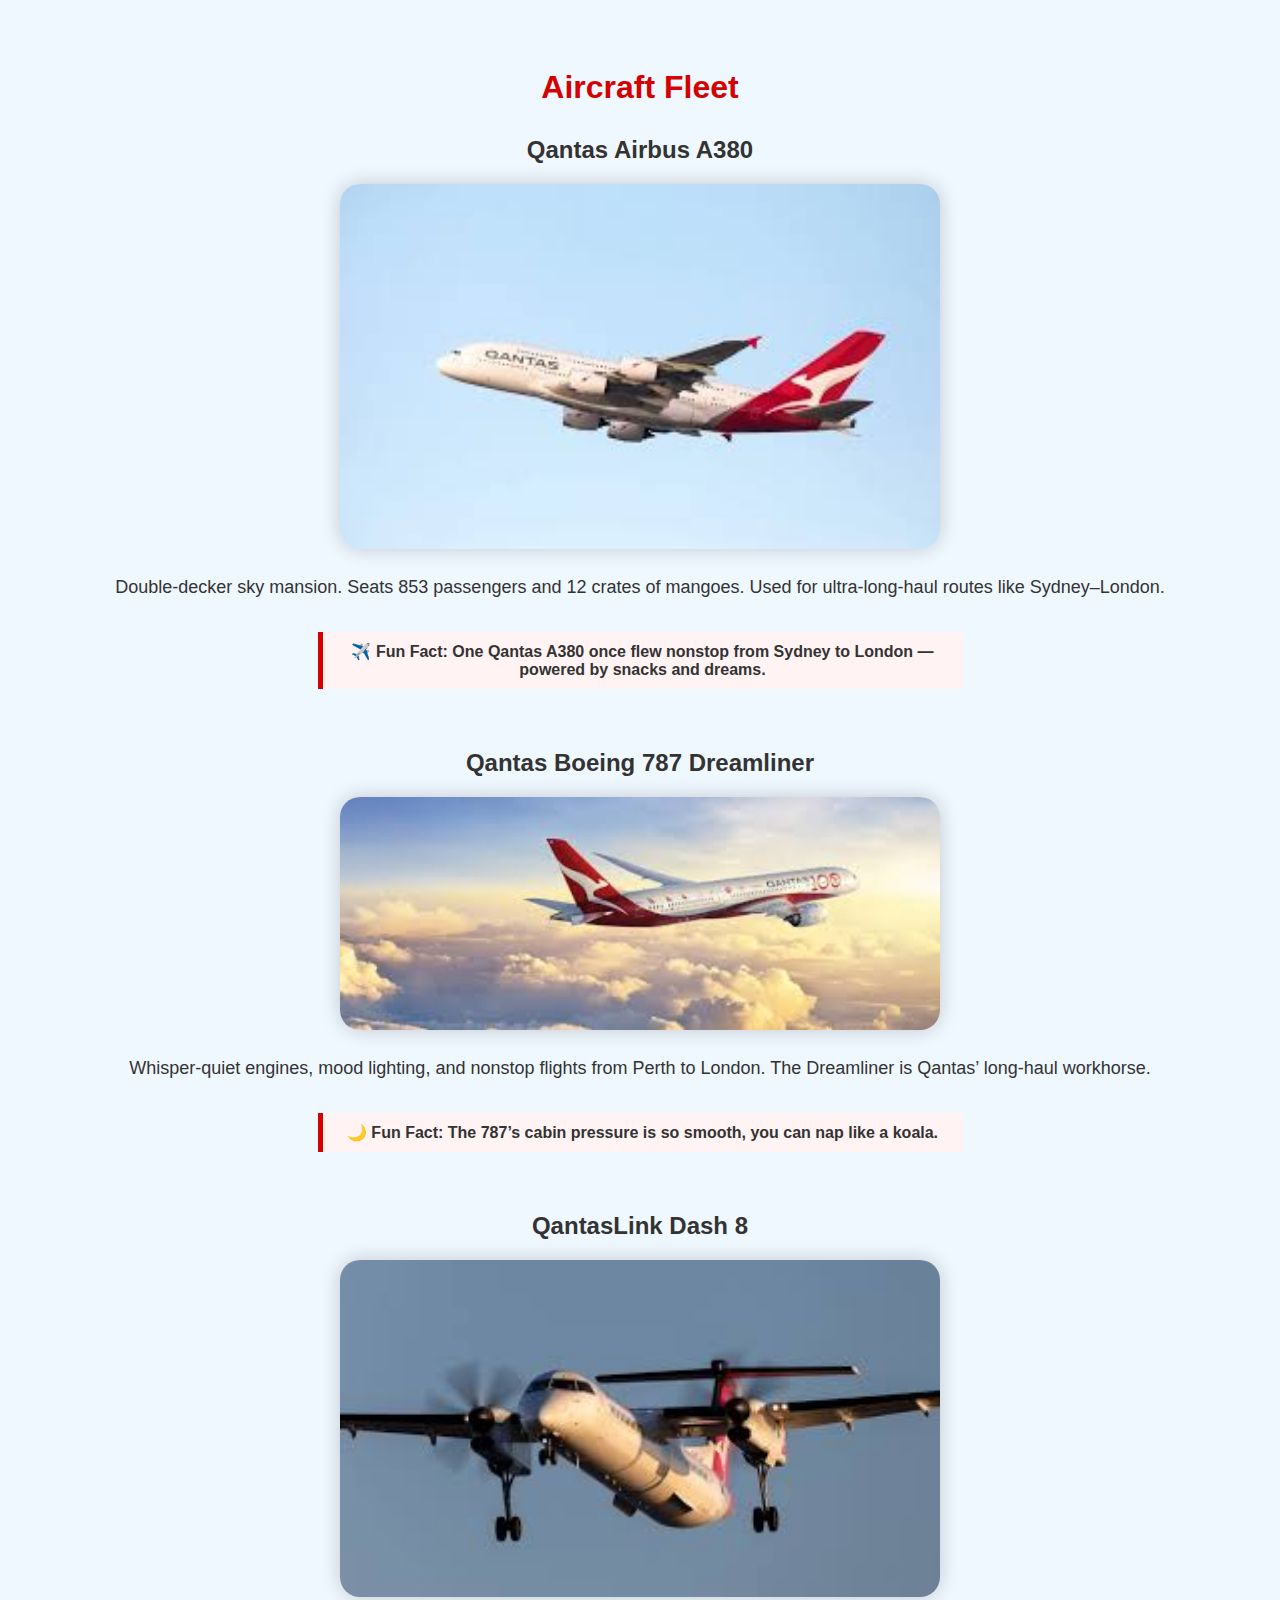
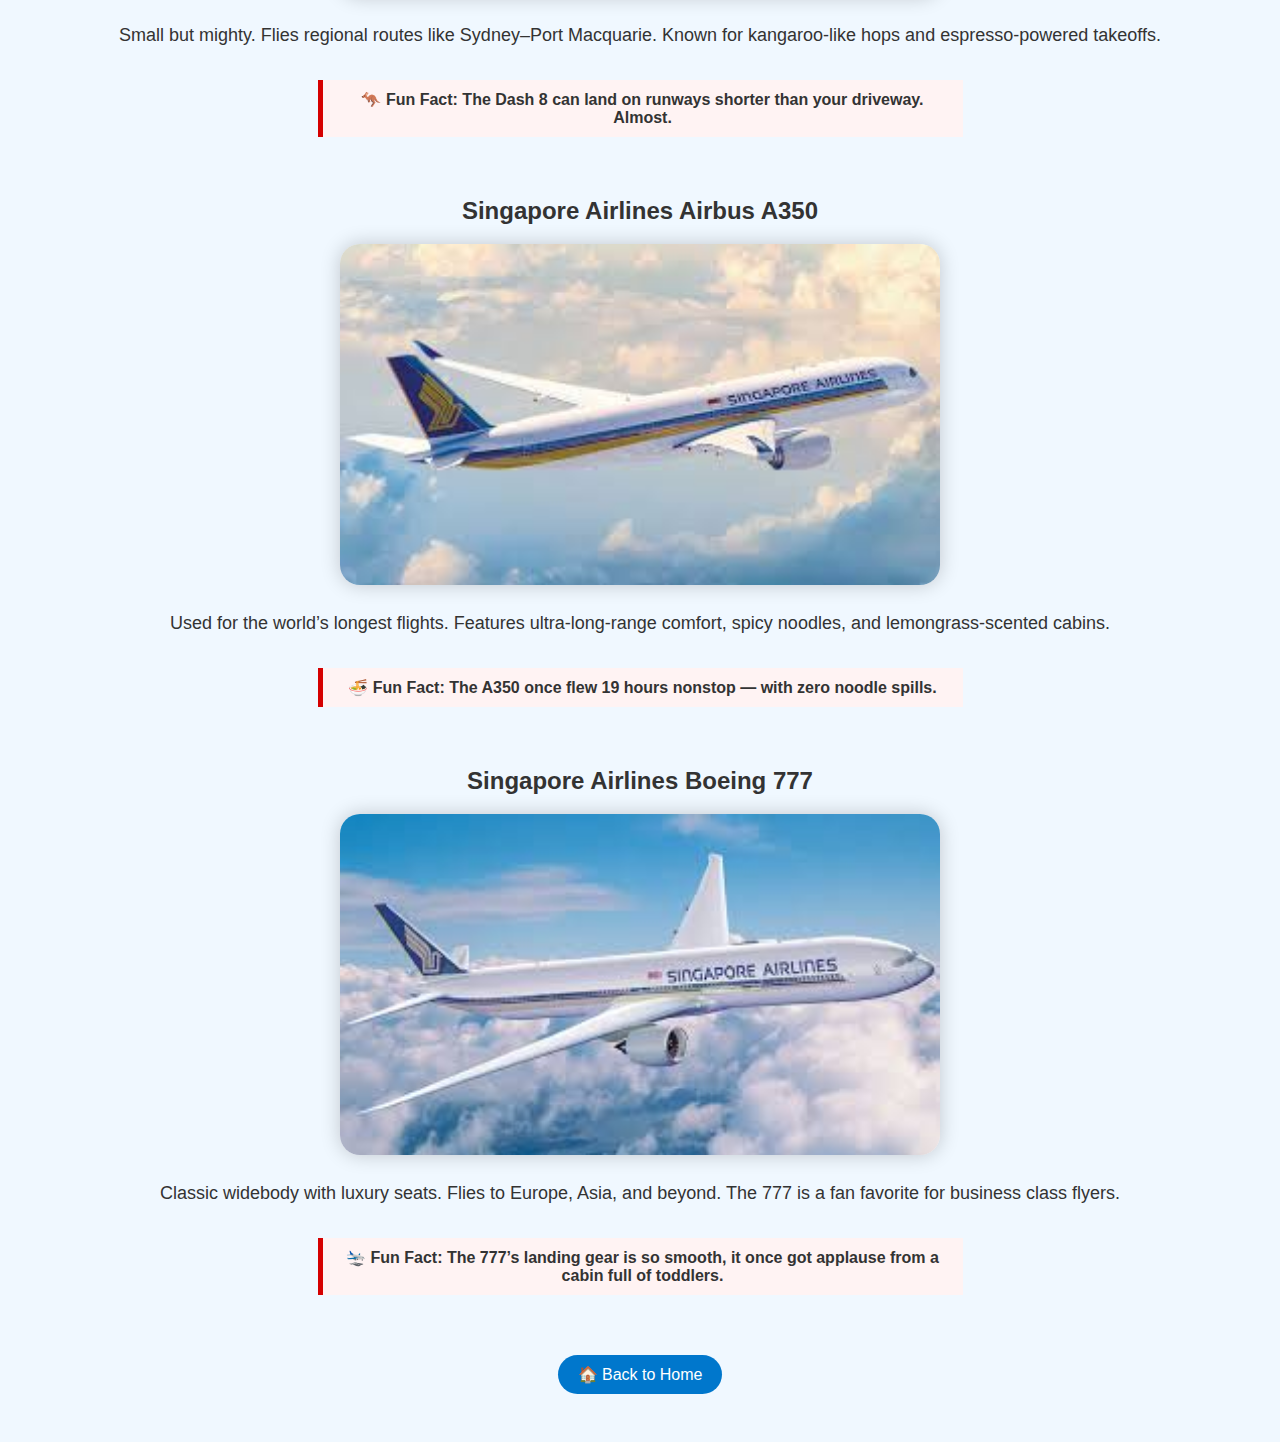
<file: aircraft-fleet.html>
<!DOCTYPE html>
<html>
<head>
  <title>Aircraft Fleet – Qantas × Singapore Airlines</title>
  <style>
    body {
      font-family: Arial, sans-serif;
      background: #f0f8ff;
      padding: 40px;
      text-align: center;
      color: #333;
    }
    h1 {
      color: #d50000;
      margin-bottom: 30px;
    }
    .plane-section {
      margin-bottom: 60px;
    }
    .plane-section img {
      width: 80%;
      max-width: 600px;
      border-radius: 20px;
      box-shadow: 0 0 20px rgba(0,0,0,0.2);
    }
    .desc {
      margin-top: 20px;
      font-size: 18px;
      line-height: 1.6;
    }
    .fun-fact {
      background: #fff3f3;
      border-left: 5px solid #d50000;
      padding: 10px 20px;
      margin: 30px auto;
      max-width: 600px;
      font-weight: bold;
    }
    .back-button {
      margin-top: 40px;
    }
    .back-button a button {
      padding: 10px 20px;
      font-size: 16px;
      background: #0077cc;
      color: white;
      border: none;
      border-radius: 20px;
      cursor: pointer;
    }
  </style>
</head>
<body>

  <h1>Aircraft Fleet</h1>

  <div class="plane-section">
    <h2>Qantas Airbus A380</h2>
    <img src="[data-uri]">
    <div class="desc">Double-decker sky mansion. Seats 853 passengers and 12 crates of mangoes. Used for ultra-long-haul routes like Sydney–London.</div>
    <div class="fun-fact">✈️ Fun Fact: One Qantas A380 once flew nonstop from Sydney to London — powered by snacks and dreams.</div>
  </div>

  <div class="plane-section">
    <h2>Qantas Boeing 787 Dreamliner</h2>
    <img src="[data-uri]">
    <div class="desc">Whisper-quiet engines, mood lighting, and nonstop flights from Perth to London. The Dreamliner is Qantas’ long-haul workhorse.</div>
    <div class="fun-fact">🌙 Fun Fact: The 787’s cabin pressure is so smooth, you can nap like a koala.</div>
  </div>

  <div class="plane-section">
    <h2>QantasLink Dash 8</h2>
    <img src="[data-uri]">
    <div class="desc">Small but mighty. Flies regional routes like Sydney–Port Macquarie. Known for kangaroo-like hops and espresso-powered takeoffs.</div>
    <div class="fun-fact">🦘 Fun Fact: The Dash 8 can land on runways shorter than your driveway. Almost.</div>
  </div>

  <div class="plane-section">
    <h2>Singapore Airlines Airbus A350</h2>
    <img src="[data-uri]">
    <div class="desc">Used for the world’s longest flights. Features ultra-long-range comfort, spicy noodles, and lemongrass-scented cabins.</div>
    <div class="fun-fact">🍜 Fun Fact: The A350 once flew 19 hours nonstop — with zero noodle spills.</div>
  </div>

  <div class="plane-section">
    <h2>Singapore Airlines Boeing 777</h2>
    <img src="[data-uri]">
    <div class="desc">Classic widebody with luxury seats. Flies to Europe, Asia, and beyond. The 777 is a fan favorite for business class flyers.</div>
    <div class="fun-fact">🛬 Fun Fact: The 777’s landing gear is so smooth, it once got applause from a cabin full of toddlers.</div>
  </div>

  <div class="back-button">
    <a href="index.html"><button>🏠 Back to Home</button></a>
  </div>

</body>
</html>
</file>
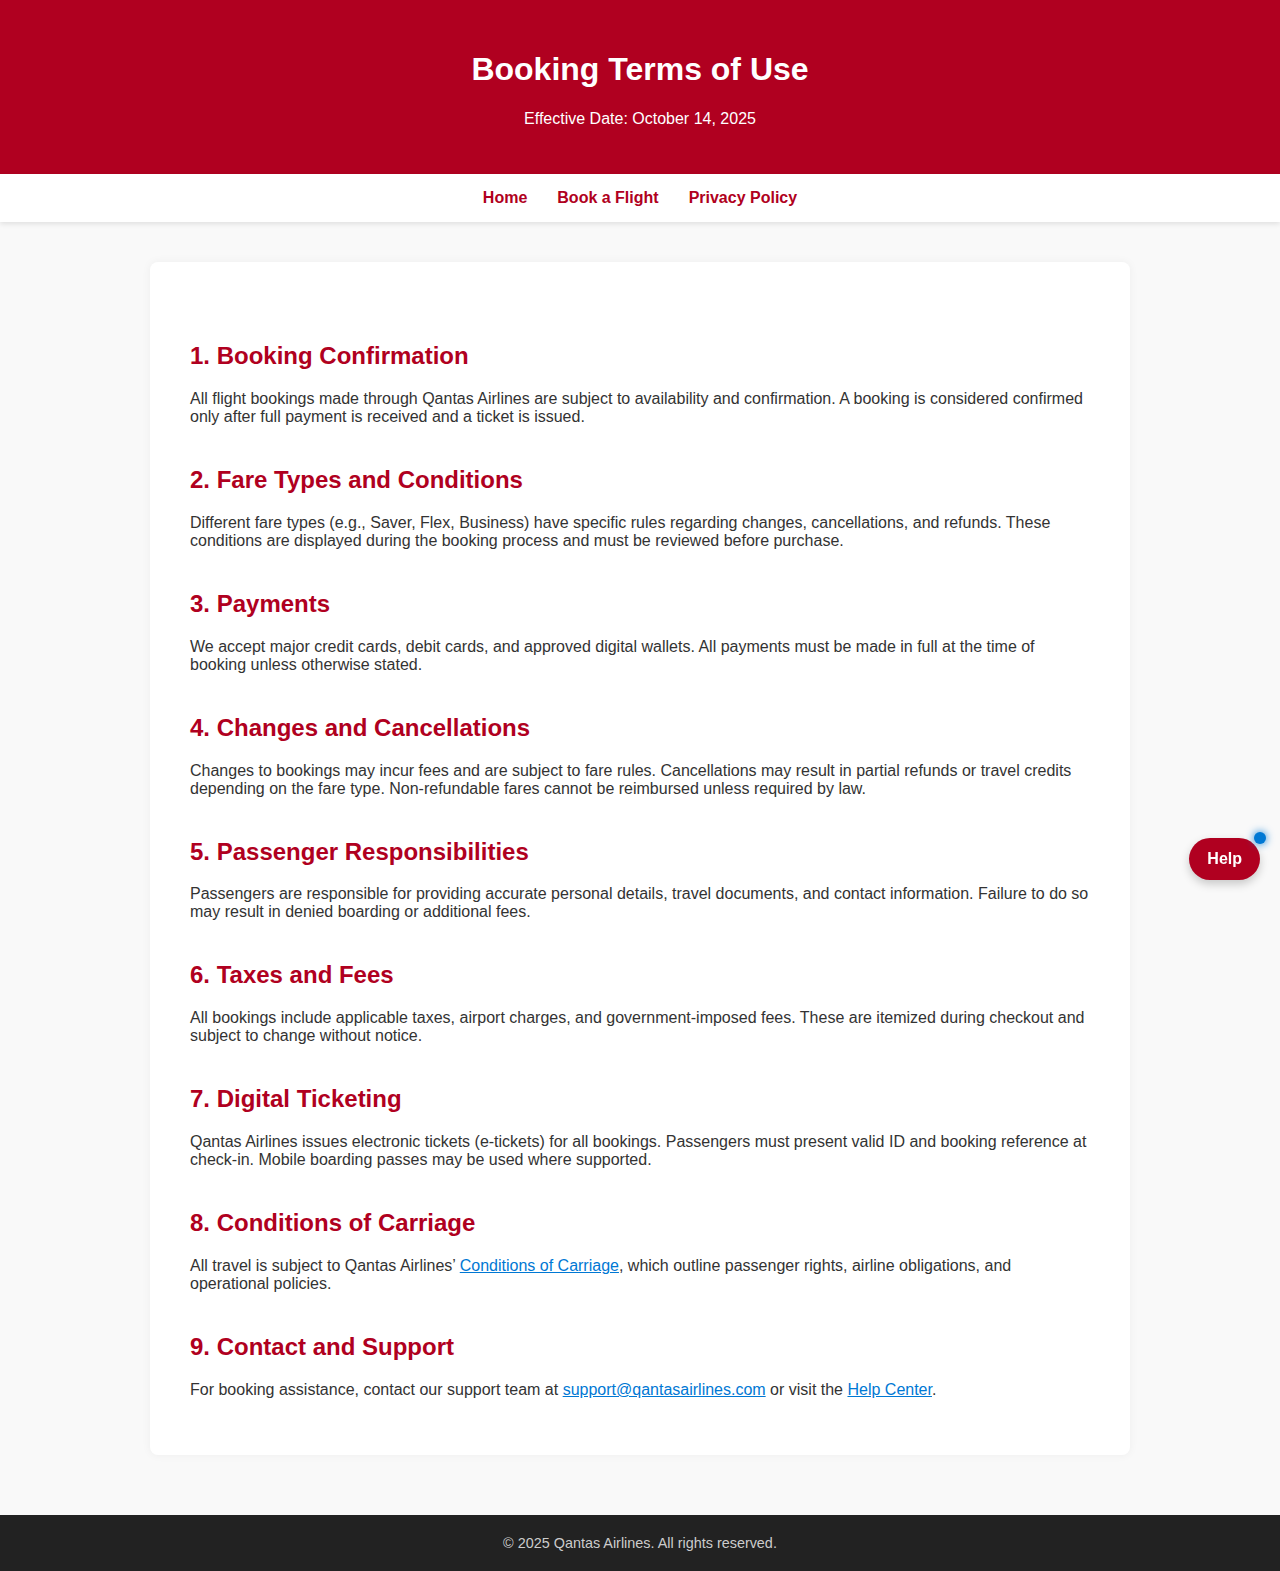
<file: book.html>
<!DOCTYPE html>
<html lang="en">
<head>
  <meta charset="UTF-8">
  <title>Booking Terms of Use | Qantas Airlines</title>
  <meta name="viewport" content="width=device-width, initial-scale=1">
  <style>
    body {
      margin: 0;
      font-family: 'Segoe UI', sans-serif;
      background: #f9f9f9;
      color: #333;
    }

    header {
      background: #b00020;
      color: white;
      padding: 30px 20px;
      text-align: center;
    }

    nav {
      background: #fff;
      box-shadow: 0 2px 5px rgba(0,0,0,0.1);
      display: flex;
      justify-content: center;
      gap: 30px;
      padding: 15px;
    }

    nav a {
      text-decoration: none;
      color: #b00020;
      font-weight: bold;
    }

    .container {
      max-width: 900px;
      margin: 40px auto;
      background: white;
      padding: 40px;
      box-shadow: 0 0 10px rgba(0,0,0,0.05);
      border-radius: 8px;
    }

    h2 {
      color: #b00020;
      margin-top: 40px;
    }

    footer {
      background: #222;
      color: #ccc;
      text-align: center;
      padding: 20px;
      font-size: 0.9rem;
      margin-top: 60px;
    }

    a {
      color: #0078d4;
      text-decoration: underline;
    }

    @keyframes fadeIn {
  from { opacity: 0; transform: translateY(10px); }
  to { opacity: 1; transform: translateY(0); }
}

@keyframes typingDots {
  0% { content: "."; }
  33% { content: ".."; }
  66% { content: "..."; }
  100% { content: "."; }
}
.typing-indicator::after {
  content: "...";
  animation: typingDots 1s infinite steps(3);
}

  </style>
</head>
<body>

    
  <header>
    <h1>Booking Terms of Use</h1>
    <p>Effective Date: October 14, 2025</p>
  </header>

  <nav>
    <a href="index.html">Home</a>
    <a href="/checking.html">Book a Flight</a>
     <a href="/privacy-policy.html">Privacy Policy</a>
    
  </nav>

  <div class="container">
    <h2>1. Booking Confirmation</h2>
    <p>All flight bookings made through Qantas Airlines are subject to availability and confirmation. A booking is considered confirmed only after full payment is received and a ticket is issued.</p>

    <h2>2. Fare Types and Conditions</h2>
    <p>Different fare types (e.g., Saver, Flex, Business) have specific rules regarding changes, cancellations, and refunds. These conditions are displayed during the booking process and must be reviewed before purchase.</p>

    <h2>3. Payments</h2>
    <p>We accept major credit cards, debit cards, and approved digital wallets. All payments must be made in full at the time of booking unless otherwise stated.</p>

    <h2>4. Changes and Cancellations</h2>
    <p>Changes to bookings may incur fees and are subject to fare rules. Cancellations may result in partial refunds or travel credits depending on the fare type. Non-refundable fares cannot be reimbursed unless required by law.</p>

    <h2>5. Passenger Responsibilities</h2>
    <p>Passengers are responsible for providing accurate personal details, travel documents, and contact information. Failure to do so may result in denied boarding or additional fees.</p>

    <h2>6. Taxes and Fees</h2>
    <p>All bookings include applicable taxes, airport charges, and government-imposed fees. These are itemized during checkout and subject to change without notice.</p>

    <h2>7. Digital Ticketing</h2>
    <p>Qantas Airlines issues electronic tickets (e-tickets) for all bookings. Passengers must present valid ID and booking reference at check-in. Mobile boarding passes may be used where supported.</p>

    <h2>8. Conditions of Carriage</h2>
    <p>All travel is subject to Qantas Airlines’ <a href="/conditions-of-carriage.html">Conditions of Carriage</a>, which outline passenger rights, airline obligations, and operational policies.</p>

    <h2>9. Contact and Support</h2>
    <p>For booking assistance, contact our support team at <a href="mailto:support@qantasairlines.com">support@qantasairlines.com</a> or visit the <a href="/help.html">Help Center</a>.</p>
  </div>
  
 <!-- Help Launcher -->
<div id="help-launcher" onclick="openChat()" style="
position: fixed;
bottom: 20px;
right: 20px;
z-index: 9999;
cursor: pointer;
">
<div style="
  background: #b00020;
  color: white;
  padding: 12px 18px;
  border-radius: 50px;
  font-weight: bold;
  box-shadow: 0 4px 10px rgba(0,0,0,0.2);
">Help</div>
<div style="
  position: absolute;
  top: -6px;
  right: -6px;
  width: 12px;
  height: 12px;
  background: #0078d4;
  border-radius: 50%;
  box-shadow: 0 0 8px #0078d4;
"></div>
</div>

<!-- Chat Interface -->
<div id="chat-box" style="
display: none;
position: fixed;
bottom: 80px;
right: 20px;
width: 320px;
background: #fff;
border-radius: 10px;
box-shadow: 0 0 15px rgba(0,0,0,0.2);
font-family: 'Segoe UI', sans-serif;
z-index: 9999;
overflow: hidden;
">
<div style="background: #b00020; color: white; padding: 12px; font-weight: bold;">
  Qantas Assistant | BETA 
</div>
<div id="chat-log" style="padding: 10px; max-height: 250px; overflow-y: auto; font-size: 0.9rem;"></div>
<div style="padding: 10px; border-top: 1px solid #eee;">
  <input type="text" id="chat-input" placeholder="Ask a question..." style="width: 100%; padding: 8px; border-radius: 5px; border: 1px solid #ccc;">
  <button onclick="sendMessage()" style="margin-top: 8px; background: #0078d4; color: white; border: none; padding: 8px 12px; border-radius: 5px; width: 100%; font-weight: bold;">Send</button>
</div>
</div>

<script>
let awaitingDestination = false;

function openChat() {
  document.getElementById("chat-box").style.display = "block";
  document.getElementById("help-launcher").style.display = "none";

  const log = document.getElementById("chat-log");
  log.innerHTML += `
    <div style="margin-bottom: 10px;">
      <div style="background: #f0f8ff; padding: 8px 12px; border-radius: 10px;
      max-width: 80%; float: left; clear: both; animation: fadeIn 0.5s ease;">
        <strong>Bot:</strong> 👋 Welcome to Qantas Airlines! I'm here to help with flights, bookings, or baggage.
      </div>
    </div>
  `;
  log.scrollTop = log.scrollHeight;
}

function sendMessage() {
  const input = document.getElementById("chat-input").value.trim();
  const log = document.getElementById("chat-log");

  if (!input) return;

  log.innerHTML += `
    <div style="margin-bottom: 10px;">
      <div style="background: #eee; padding: 8px 12px; border-radius: 10px;
      max-width: 80%; float: right; clear: both; animation: fadeIn 0.5s ease;">
        <strong>You:</strong> ${input}
      </div>
    </div>
  `;

  const typingBubble = document.createElement("div");
  typingBubble.id = "typing-bubble";
  typingBubble.innerHTML = `
    <div style="margin-bottom: 10px;">
      <div class="typing-indicator" style="background: #f0f8ff; padding: 8px 12px;
      border-radius: 10px; max-width: 80%; float: left; clear: both; font-style: italic;">
        <strong>Bot:</strong> <span class="typing-indicator"></span>
      </div>
    </div>
  `;
  log.appendChild(typingBubble);
  log.scrollTop = log.scrollHeight;

  const lower = input.toLowerCase();
  let response = "";

  const greetings = ["wsg", "hello", "hi", "hey", "yo", "sup"];
  const okWords = ["ok", "okay", "alright", "cool", "fine", "got it"];
  const isGreeting = greetings.some(g => lower.includes(g));
  const isOk = okWords.some(o => lower === o || lower.includes(` ${o}`));

  if (awaitingDestination) {
    const words = input.split(" ");
    const lastWord = words[words.length - 1];
    response = `🗺️ Got it — you're heading to <strong>${lastWord}</strong>. Check our <a href="/book.html">flight booking page</a> to see availability.`;
    awaitingDestination = false;
  } else if (isGreeting) {
    response = "👋 I'm here to help! Welcome to Qantas Airlines.";
  } else if (isOk) {
    const okReplies = [
      "👍 Got it! Let me know if you need anything else.",
      "👌 All set. Safe travels with Qantas!",
      "✈️ Cool. I’m here if you need help with flights or baggage.",
      "✅ Okay! You’re good to go."
    ];
    response = okReplies[Math.floor(Math.random() * okReplies.length)];
  } else if (lower.includes("flight")) {
    response = "✈️ The next available flight is QF12 from JFK to SYD, departing at 9:45 AM. Status: On Time ✅";
  } else if (
    lower.includes("booking") ||
    lower.includes("reserve") ||
    lower.includes("ticket") ||
    lower.includes("book")
  ) {
    response = "🧾 Sure! To book a flight, visit our booking page or tell me your destination.";
    awaitingDestination = true;
  } else if (lower.includes("baggage") || lower.includes("luggage")) {
    response = "🧳 Economy passengers may check 1 bag up to 23kg. Additional fees apply for extra or overweight bags.";
  } else {
    response = "🙁 I'm sorry, I can only assist with flight details, bookings, or baggage inquiries at the moment.";
  }

  setTimeout(() => {
    typingBubble.innerHTML = `
      <div style="margin-bottom: 10px;">
        <div style="background: #f0f8ff; padding: 8px 12px; border-radius: 10px;
        max-width: 80%; float: left; clear: both; animation: fadeIn 0.5s ease;">
          <strong>Bot:</strong> ${response}
        </div>
      </div>
    `;
    log.scrollTop = log.scrollHeight;
  }, 2000);

  document.getElementById("chat-input").value = "";
}

</script> 





  <footer>
    &copy; 2025 Qantas Airlines. All rights reserved.
  </footer>

</body>
</html>
</file>
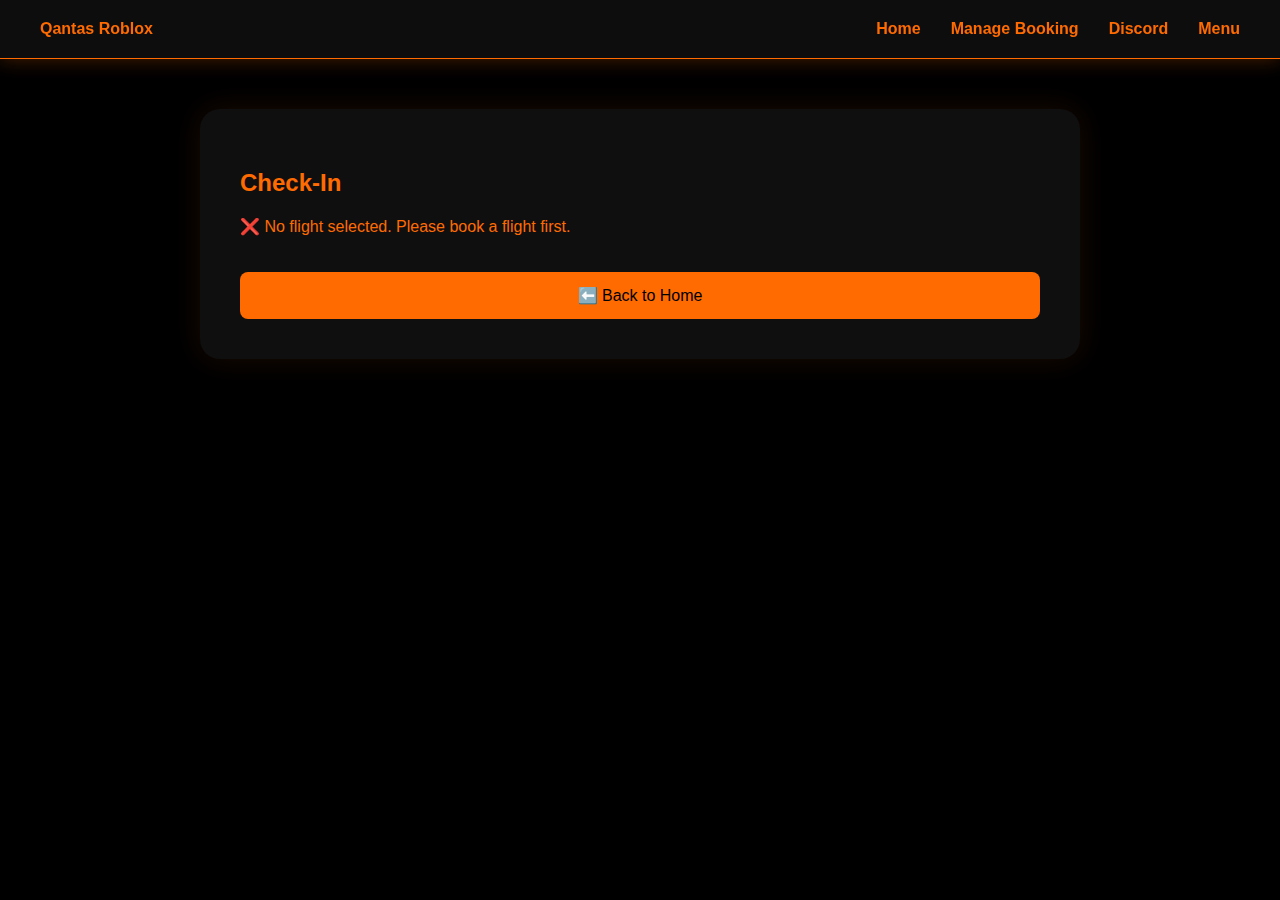
<file: checking.html>
<!DOCTYPE html>
<html lang="en">
<head>
  <meta charset="UTF-8" />
  <title>Check-In | Qantas Roblox</title>
  <link href="https://fonts.googleapis.com/css2?family=Creepster&display=swap" rel="stylesheet">
  <link rel="stylesheet" href="style.css">
</head>
<body class="halloween-theme">

<header class="qantas-tab">
  <div><strong>Qantas Roblox</strong></div>
  <nav>
    <a href="index.html">Home</a>
    <a href="#">Manage Booking</a>
    <a href="httpsa://discord.gg/5Z77R4TE">Discord</a>
    <a href="">Menu</a>
  </nav>
</header>

<div class="tab-content active" style="margin-top: 50px;">
  <div class="card" id="checkinCard">
    <h2>Check-In</h2>
    <div id="flightInfo"></div>
    <div id="bookingForm" style="display:none;">
      <label>Discord Name</label>
      <input id="discordName" type="text" placeholder="Enter your Discord name" />
      <label>Seat</label>
      <select id="seatSelect">
        <option>1A</option>
        <option>2B</option>
        <option>3C</option>
        <option>4D</option>
      </select>
      <label>Baggage</label>
      <select id="bagSelect">
        <option>Carry-on only</option>
        <option>Checked bag</option>
        <option>Both</option>
      </select>
      <button id="confirmBtn" onclick="confirmBooking()">Confirm Booking</button>
      <button id="cancelBtn" onclick="cancelBooking()" style="background:#555;">Cancel Booking</button>
    </div>
    <button onclick="goBack()">⬅️ Back to Home</button>
  </div>
</div>

<div id="loadingOverlay" style="display: none; position: fixed; top: 0; left: 0; width: 100vw; height: 100vh; background: rgba(0, 0, 0, 0.85); color: var(--accent-orange); font-size: 24px; z-index: 9999; justify-content: center; align-items: center; flex-direction: column;">
  <div class="spinner"></div>
  <p>Processing your booking...</p>
</div>

<div id="finalOverlay" style="display: none; position: fixed; top: 0; left: 0; width: 100vw; height: 100vh; background: rgba(0, 0, 0, 0.85); color: var(--accent-orange); font-size: 24px; z-index: 9999; justify-content: center; align-items: center; flex-direction: column;"></div>
<div id="errorOverlay" style="display: none; position: fixed; top: 0; left: 0; width: 100vw; height: 100vh; background: rgba(0, 0, 0, 0.85); color: var(--accent-orange); font-size: 24px; z-index: 9999; justify-content: center; align-items: center; flex-direction: column;"></div>

<script>
  const flight = JSON.parse(localStorage.getItem("selectedFlight"));
  const info = document.getElementById("flightInfo");
  const form = document.getElementById("bookingForm");
  const refCode = "QR" + Math.floor(Math.random() * 10000);
  let booking = JSON.parse(localStorage.getItem("bookingInfo")) || {};

  localStorage.setItem("bookingInfo", JSON.stringify({ ...booking, referenceCode: refCode, flightCode: flight?.flightCode }));

  if (!flight) {
    info.innerHTML = `<p class="error">❌ No flight selected. Please book a flight first.</p>`;
    form.style.display = "none";
  } else {
    info.innerHTML = `
      <p>🛫 Flight ${flight.flightCode}</p>
      <p>From: ${flight.from}</p>
      <p>To: ${flight.to}</p>
      <p>Date: ${flight.date}</p>
      <p><strong>Reference Code:</strong> ${refCode}</p>
    `;
    form.style.display = "block";

    if (booking.name && booking.flightCode === flight.flightCode) {
      document.getElementById("discordName").value = booking.name;
      document.getElementById("seatSelect").value = booking.seat;
      document.getElementById("bagSelect").value = booking.bag;
      lockForm();
    }
  }

  function lockForm() {
    document.getElementById("discordName").disabled = true;
    document.getElementById("seatSelect").disabled = true;
    document.getElementById("bagSelect").disabled = true;
    document.getElementById("confirmBtn").disabled = true;
    document.getElementById("confirmBtn").innerText = "✅ Already Booked";
  }

  function cancelBooking() {
    localStorage.removeItem("bookingInfo");

    const overlay = document.getElementById("loadingOverlay");
    overlay.innerHTML = `
      <div class="spinner"></div>
      <p>Canceling your booking...</p>
    `;
    overlay.style.display = "flex";

    setTimeout(() => {
      window.location.href = "index.html";
    }, 1400);
  }

  function confirmBooking() {
    const name = document.getElementById("discordName").value.trim();
    const seat = document.getElementById("seatSelect").value;
    const bag = document.getElementById("bagSelect").value;

    if (!name) {
      const error = document.getElementById("errorOverlay");
      error.innerHTML = `
        <div class="xmark">
          <svg viewBox="0 0 52 52">
            <path d="M26 0C11.64 0 0 11.64 0 26s11.64 26 26 26 26-11.64 26-26S40.36 0 26 0zm0 48C13.215 48 4 38.785 4 26S13.215 4 26 4s22 9.215 22 22-9.215 22-22 22zm-6-30l6 6 6-6 2 2-6 6 6 6-2 2-6-6-6 6-2-2 6-6-6-6z"/>
          </svg>
        </div>
        <p>❌ Please fill out your Discord name ➕</p>
      `;
      error.style.display = "flex";
      setTimeout(() => error.style.display = "none", 2000);
      return;
    }

    const fullBooking = {
      name,
      seat,
      bag,
      referenceCode: refCode,
      flightCode: flight.flightCode,
      ...flight
    };
    localStorage.setItem("bookingInfo", JSON.stringify(fullBooking));
    lockForm();

    const final = document.getElementById("finalOverlay");
    final.innerHTML = `
      <div class="spinner"></div>
      <p>Processing your booking...</p>
    `;
    final.style.display = "flex";

    setTimeout(() => {
      final.innerHTML = `
        <div class="checkmark">
          <svg viewBox="0 0 52 52">
            <path d="M26 0C11.64 0 0 11.64 0 26s11.64 26 26 26 26-11.64 26-26S40.36 0 26 0zm0 48C13.215 48 4 38.785 4 26S13.215 4 26 4s22 9.215 22 22-9.215 22-22 22zM21 37l-10-10 2-2 8 8 16-16 2 2L21 37z"/>
          </svg>
        </div>
        <p>Booking Confirmed!</p>
        <p>Please fill out the reference sheet with this code ➕</p>
        <p style="font-weight:bold; font-size: 28px;">${refCode}</p>
      `;
      final.style.display = "flex";
    }, 2000);

    setTimeout(() => {
      window.location.href = "index.html";
    }, 5000);
  }

  function goBack() {
    const overlay = document.getElementById("loadingOverlay");
    overlay.innerHTML = `
      <div class="spinner"></div>
      <p>Returning to home page...</p>
    `;
    overlay.style.display = "flex";
    setTimeout(() => {
      window.location.href = "index.html";
    }, 2000);
  }
</script>

</body>
</html>
</file>
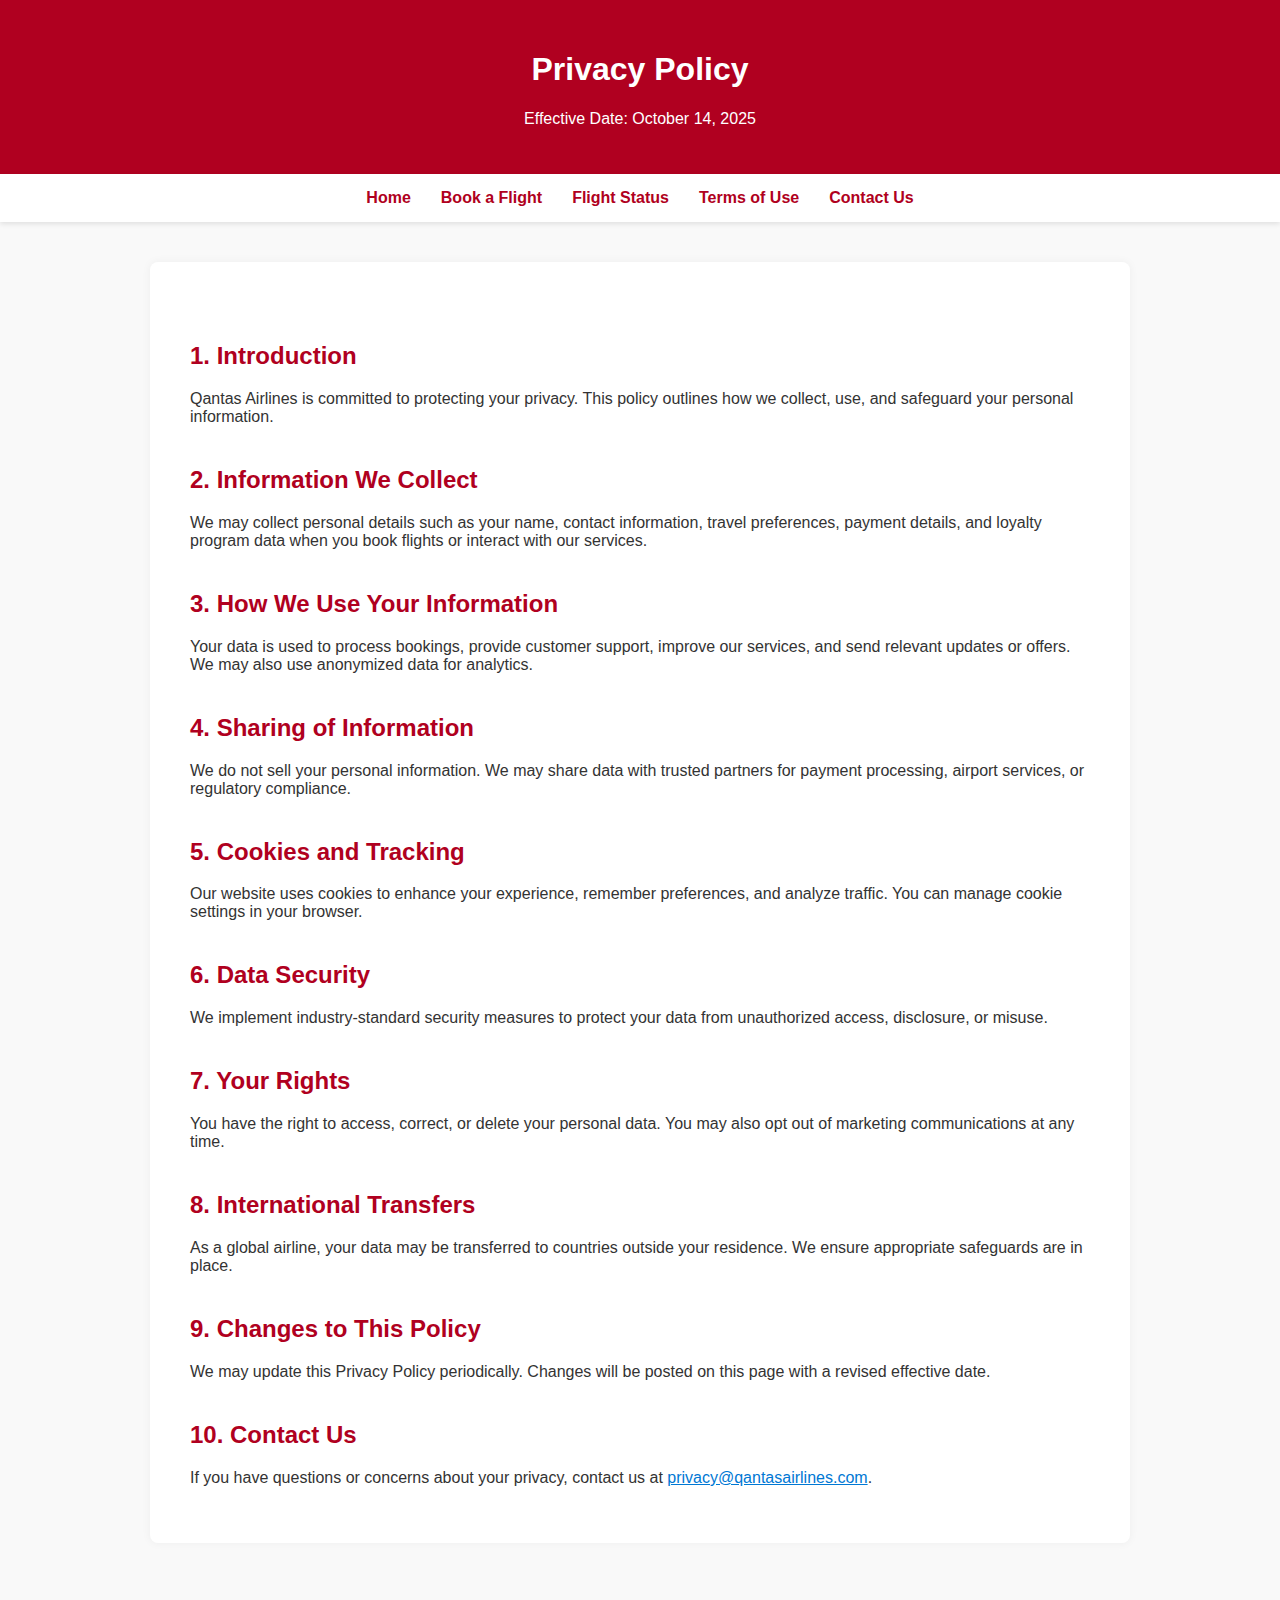
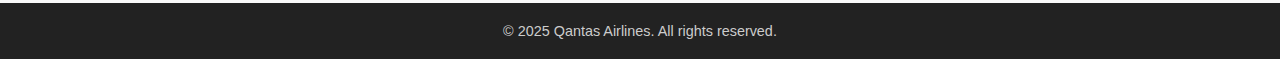
<file: privacy-policy.html>
<!DOCTYPE html>
<html lang="en">
<head>
  <meta charset="UTF-8">
  <title>Privacy Policy | Qantas Airlines</title>
  <meta name="viewport" content="width=device-width, initial-scale=1">
  <style>
    body {
      margin: 0;
      font-family: 'Segoe UI', sans-serif;
      background: #f9f9f9;
      color: #333;
    }

    header {
      background: #b00020;
      color: white;
      padding: 30px 20px;
      text-align: center;
    }

    nav {
      background: #fff;
      box-shadow: 0 2px 5px rgba(0,0,0,0.1);
      display: flex;
      justify-content: center;
      gap: 30px;
      padding: 15px;
    }

    nav a {
      text-decoration: none;
      color: #b00020;
      font-weight: bold;
    }

    .container {
      max-width: 900px;
      margin: 40px auto;
      background: white;
      padding: 40px;
      box-shadow: 0 0 10px rgba(0,0,0,0.05);
      border-radius: 8px;
    }

    h2 {
      color: #b00020;
      margin-top: 40px;
    }

    footer {
      background: #222;
      color: #ccc;
      text-align: center;
      padding: 20px;
      font-size: 0.9rem;
      margin-top: 60px;
    }

    a {
      color: #0078d4;
      text-decoration: underline;
    }
  </style>
</head>
<body>

  <header>
    <h1>Privacy Policy</h1>
    <p>Effective Date: October 14, 2025</p>
  </header>

  <nav>
    <a href="/">Home</a>
    <a href="/book.html">Book a Flight</a>
    <a href="/flight-status.html">Flight Status</a>
    <a href="/terms-of-use.html">Terms of Use</a>
    <a href="/contact.html">Contact Us</a>
  </nav>

  <div class="container">
    <h2>1. Introduction</h2>
    <p>Qantas Airlines is committed to protecting your privacy. This policy outlines how we collect, use, and safeguard your personal information.</p>

    <h2>2. Information We Collect</h2>
    <p>We may collect personal details such as your name, contact information, travel preferences, payment details, and loyalty program data when you book flights or interact with our services.</p>

    <h2>3. How We Use Your Information</h2>
    <p>Your data is used to process bookings, provide customer support, improve our services, and send relevant updates or offers. We may also use anonymized data for analytics.</p>

    <h2>4. Sharing of Information</h2>
    <p>We do not sell your personal information. We may share data with trusted partners for payment processing, airport services, or regulatory compliance.</p>

    <h2>5. Cookies and Tracking</h2>
    <p>Our website uses cookies to enhance your experience, remember preferences, and analyze traffic. You can manage cookie settings in your browser.</p>

    <h2>6. Data Security</h2>
    <p>We implement industry-standard security measures to protect your data from unauthorized access, disclosure, or misuse.</p>

    <h2>7. Your Rights</h2>
    <p>You have the right to access, correct, or delete your personal data. You may also opt out of marketing communications at any time.</p>

    <h2>8. International Transfers</h2>
    <p>As a global airline, your data may be transferred to countries outside your residence. We ensure appropriate safeguards are in place.</p>

    <h2>9. Changes to This Policy</h2>
    <p>We may update this Privacy Policy periodically. Changes will be posted on this page with a revised effective date.</p>

    <h2>10. Contact Us</h2>
    <p>If you have questions or concerns about your privacy, contact us at <a href="mailto:privacy@qantasairlines.com">privacy@qantasairlines.com</a>.</p>
  </div>

  <footer>
    &copy; 2025 Qantas Airlines. All rights reserved.
  </footer>

</body>
</html>
</file>
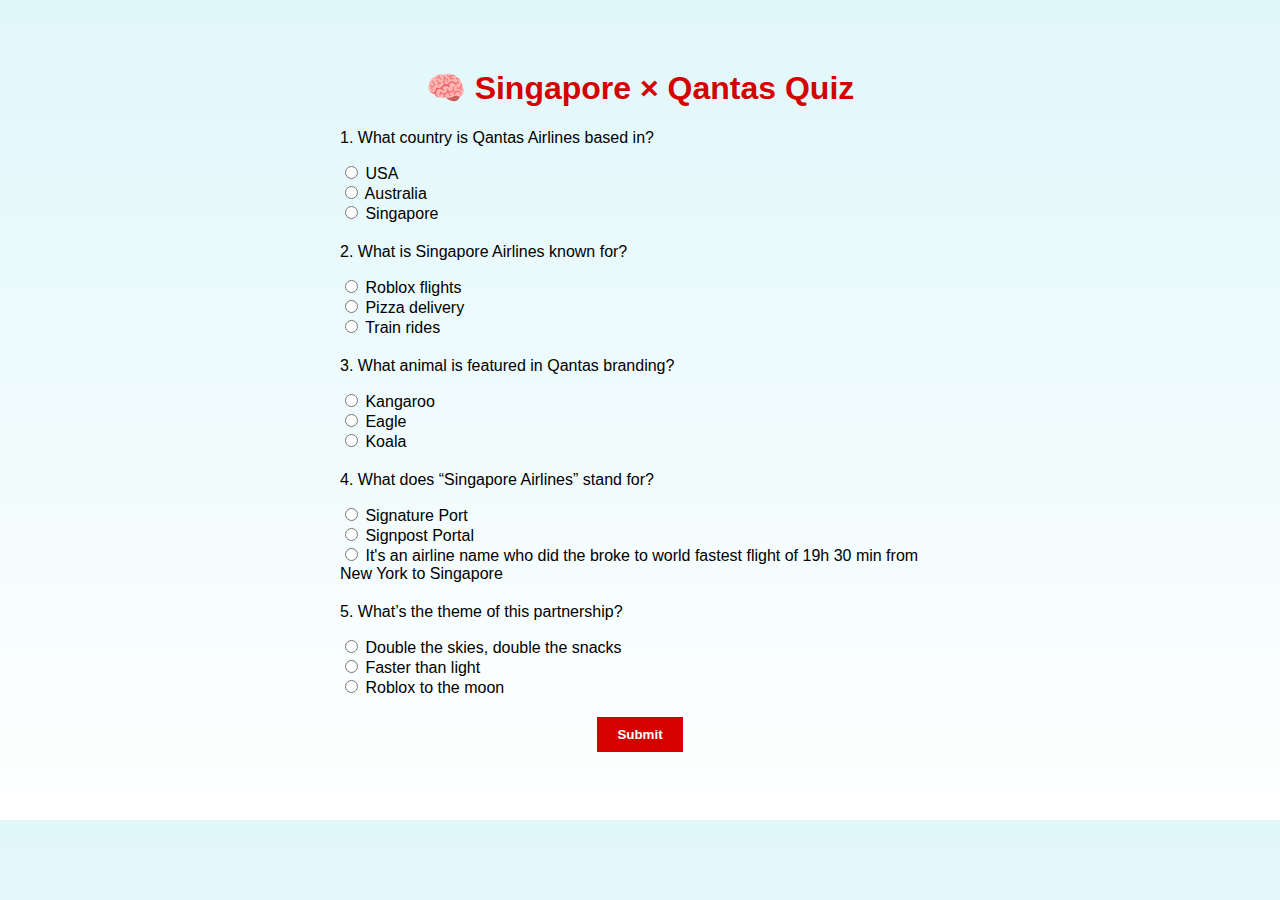
<file: quiz.html>
<!DOCTYPE html>
<html>
<head>
  <title>Singapore × Qantas Quiz</title>
  <style>
    body {
      font-family: Arial, sans-serif;
      background: linear-gradient(to bottom, #e0f7fa, #ffffff);
      padding: 40px;
      text-align: center;
    }
    h1 {
      color: #d50000;
    }
    .question {
      margin: 20px 0;
      text-align: left;
      max-width: 600px;
      margin-left: auto;
      margin-right: auto;
    }
    .question.correct {
      background-color: #d0ffd0;
      padding: 10px;
      border-radius: 6px;
    }
    .question.wrong {
      background-color: #ffd0d0;
      padding: 10px;
      border-radius: 6px;
    }
    button {
      padding: 10px 20px;
      background: #d50000;
      color: white;
      border: none;
      font-weight: bold;
      cursor: pointer;
    }
    #result {
      margin-top: 20px;
      font-size: 18px;
      font-weight: bold;
    }
  </style>
</head>
<body>
  <h1>🧠 Singapore × Qantas Quiz</h1>
  <form id="quizForm">
    <div class="question" id="q1">
      <p>1. What country is Qantas Airlines based in?</p>
      <label><input type="radio" name="q1" value="a"> USA</label><br>
      <label><input type="radio" name="q1" value="b"> Australia</label><br>
      <label><input type="radio" name="q1" value="c"> Singapore</label>
    </div>
    <div class="question" id="q2">
      <p>2. What is Singapore Airlines known for?</p>
      <label><input type="radio" name="q2" value="a"> Roblox flights</label><br>
      <label><input type="radio" name="q2" value="b"> Pizza delivery</label><br>
      <label><input type="radio" name="q2" value="c"> Train rides</label>
    </div>
    <div class="question" id="q3">
      <p>3. What animal is featured in Qantas branding?</p>
      <label><input type="radio" name="q3" value="a"> Kangaroo</label><br>
      <label><input type="radio" name="q3" value="b"> Eagle</label><br>
      <label><input type="radio" name="q3" value="c"> Koala</label>
    </div>
    <div class="question" id="q4">
      <p>4. What does “Singapore Airlines” stand for?</p>
      <label><input type="radio" name="q4" value="a"> Signature Port</label><br>
      <label><input type="radio" name="q4" value="b"> Signpost Portal</label><br>
      <label><input type="radio" name="q4" value="c"> It's an airline name who did the broke to world fastest flight of 19h 30 min from New York to Singapore</label>
    </div>
    <div class="question" id="q5">
      <p>5. What’s the theme of this partnership?</p>
      <label><input type="radio" name="q5" value="a"> Double the skies, double the snacks</label><br>
      <label><input type="radio" name="q5" value="b"> Faster than light</label><br>
      <label><input type="radio" name="q5" value="c"> Roblox to the moon</label>
    </div>
    <button type="button" onclick="submitQuiz()">Submit</button>
  </form>

  <div id="result"></div>
  <div id="homeButton" style="margin-top:20px; display:none;">
    <a href="index.html"><button>🏠 Back to Home</button></a>
  </div>

<script>
  const correctAnswers = {
    q1: "b",
    q2: "a",
    q3: "a",
    q4: "c",
    q5: "a"
  };

  let passesLeft = localStorage.getItem("passesLeft");
  let winners = localStorage.getItem("winners");
  let quizTaken = localStorage.getItem("quizTaken");

  if (passesLeft === null) {
    passesLeft = 15;
    localStorage.setItem("passesLeft", passesLeft);
  }

  if (winners === null) {
    winners = 0;
    localStorage.setItem("winners", winners);
  }

  function generateCode() {
    const randomNum = Math.floor(1000 + Math.random() * 9000);
    return `SPQF-${randomNum}-WIN`;
  }

  function submitQuiz() {
    if (quizTaken === "true") {
      showAlreadyTakenPopup();
      return;
    }

    let score = 0;

    for (let q in correctAnswers) {
      const selected = document.querySelector(`input[name="${q}"]:checked`);
      const questionDiv = document.getElementById(q);
      questionDiv.classList.remove("correct", "wrong");

      if (selected) {
        if (selected.value === correctAnswers[q]) {
          questionDiv.classList.add("correct");
          score++;
        } else {
          questionDiv.classList.add("wrong");
        }
      } else {
        questionDiv.classList.add("wrong");
      }
    }

    passesLeft = parseInt(passesLeft);
    winners = parseInt(winners);

    if (score >= 4 && passesLeft > 0) {
      passesLeft--;
      winners++;
      const flightCode = generateCode();
      localStorage.setItem("passesLeft", passesLeft);
      localStorage.setItem("winners", winners);
      document.getElementById("result").innerHTML = `
        🎉 You scored ${score}/5!<br>
        Flight Credit Code: <strong>${flightCode}</strong><br>
        🎫 Limited Passes Left: ${passesLeft}<br>
        🏆 Total Winners: ${winners}
      `;
    } else if (score >= 4 && passesLeft <= 0) {
      document.getElementById("result").innerHTML = `
        ✅ You scored ${score}/5, but all flight passes are gone.<br>
        🏆 Total Winners: ${winners}<br>
        🎫 Passes Left: 0
      `;
    } else {
      document.getElementById("result").innerHTML = `
        ❌ You scored ${score}/5.<br>
        You need at least 4/5 to earn the flight credit.<br>
        🎫 Passes Left: ${passesLeft}<br>
        🏆 Total Winners: ${winners}
      `;
    }

    localStorage.setItem("quizTaken", "true");
    document.getElementById("homeButton").style.display = "block";
  }

  function showAlreadyTakenPopup() {
    const popup = document.createElement("div");
    popup.innerHTML = `
      <div style="
        position: fixed;
        top: 30%;
        left: 50%;
        transform: translate(-50%, -50%);
        background: #fff0f0;
        border: 3px solid #d50000;
        padding: 20px;
        font-size: 20px;
        font-weight: bold;
        color: #d50000;
        z-index: 9999;
        border-radius: 10px;
        box-shadow: 0 0 20px #d50000;
      ">
        ❌ You already took this quiz. No second chances!
      </div>
    `;
    document.body.appendChild(popup);
    setTimeout(() => popup.remove(), 4000);
  }
</script>

</body>
</html>
</file>
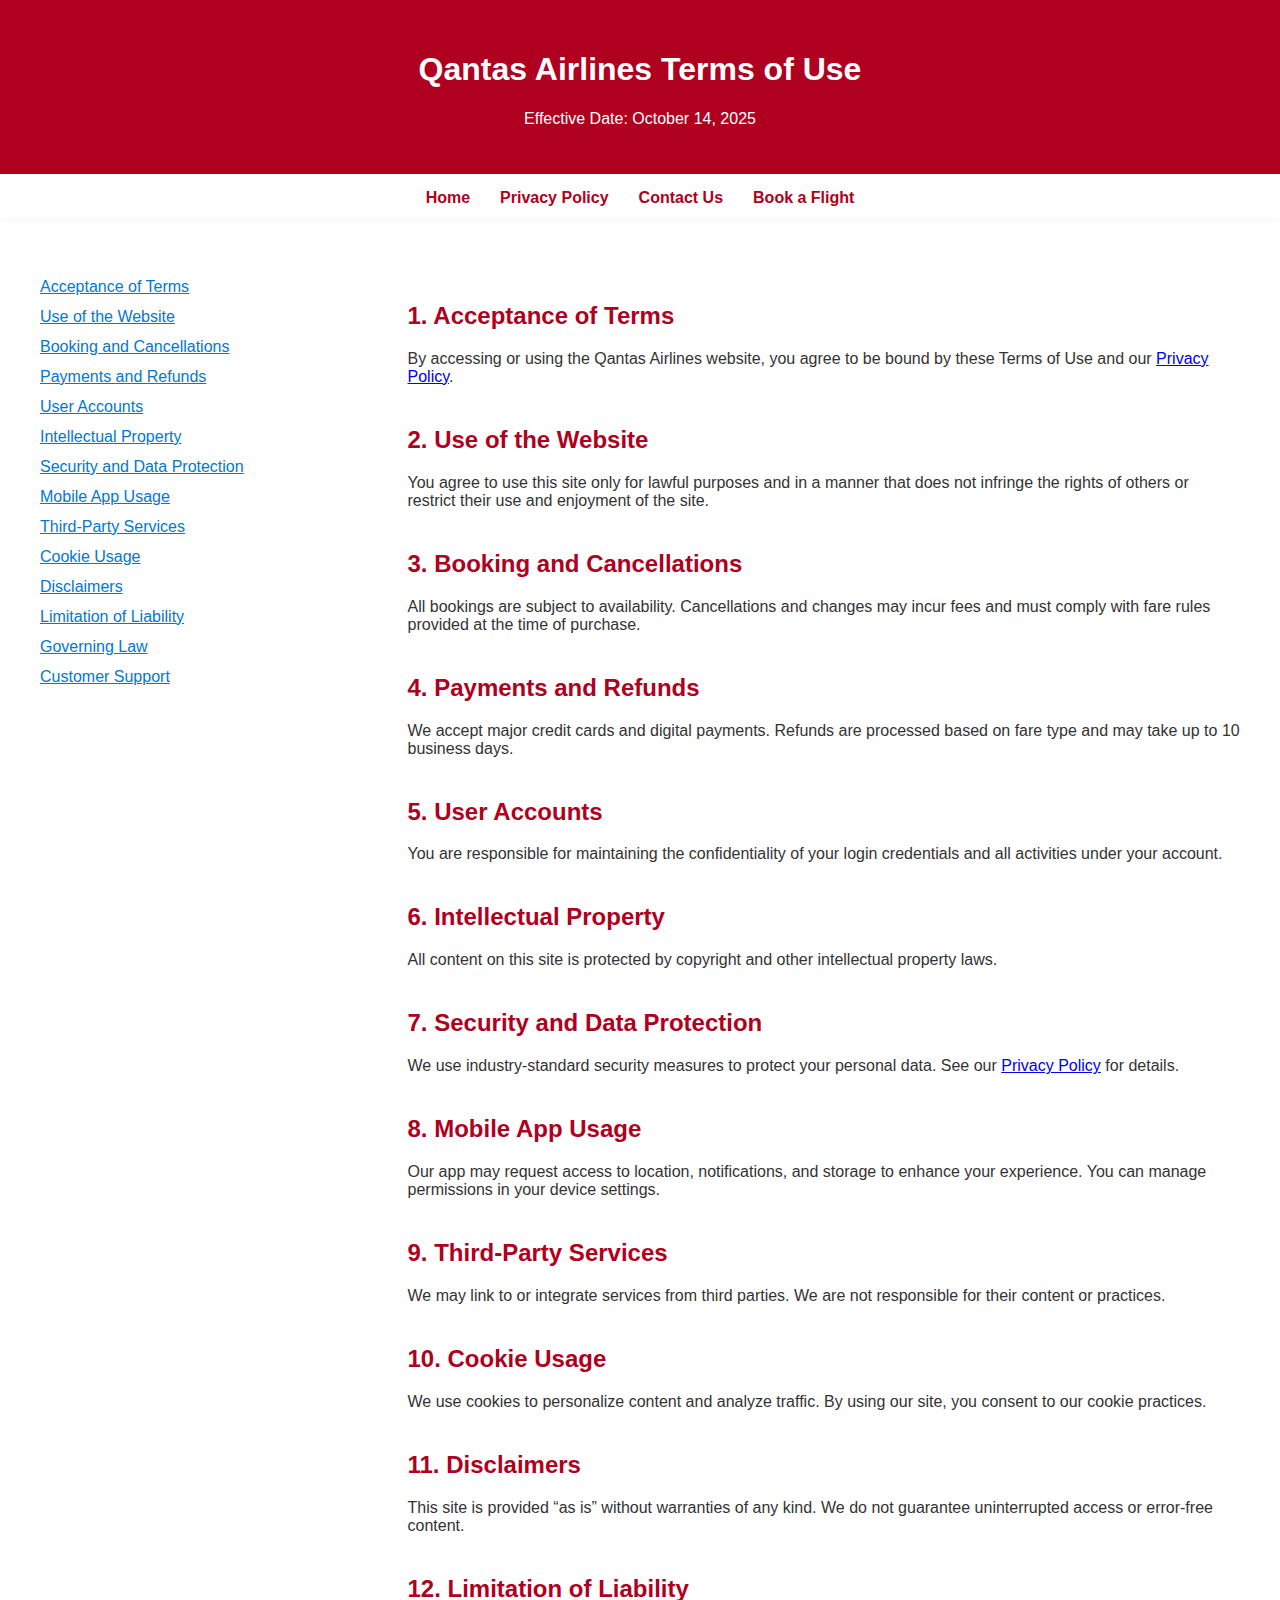
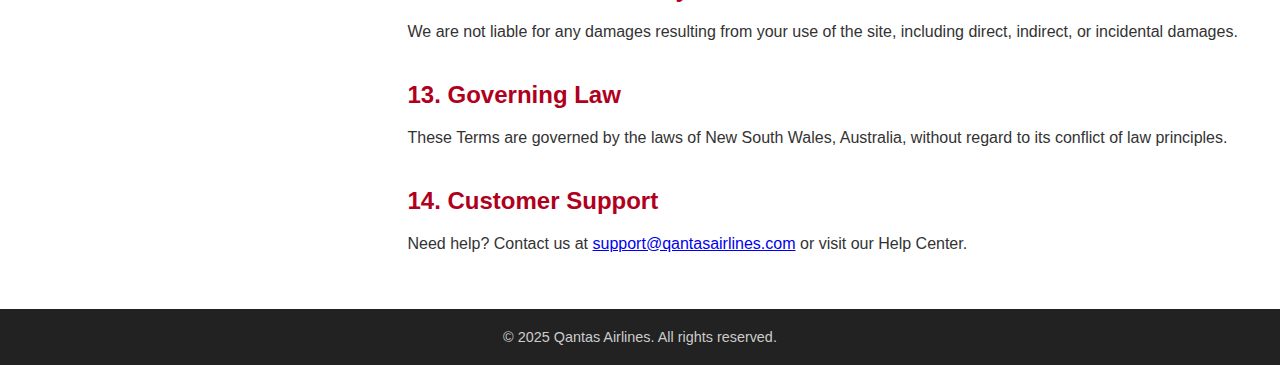
<file: terms-of-use.html>
<!DOCTYPE html>
<html lang="en">
<head>
  <meta charset="UTF-8">
  <title>Qantas Airlines | Terms of Use</title>
  <meta name="viewport" content="width=device-width, initial-scale=1">
  <style>
    body {
      margin: 0;
      font-family: 'Segoe UI', sans-serif;
      background: #f9f9f9;
      color: #333;
    }

    header {
      background: #b00020;
      color: white;
      padding: 30px 20px;
      text-align: center;
    }

    nav {
      background: #fff;
      box-shadow: 0 2px 5px rgba(0,0,0,0.1);
      display: flex;
      justify-content: center;
      gap: 30px;
      padding: 15px;
    }

    nav a {
      text-decoration: none;
      color: #b00020;
      font-weight: bold;
    }

    .container {
      display: flex;
      flex-wrap: wrap;
      padding: 40px;
      max-width: 1200px;
      margin: auto;
      background: white;
      box-shadow: 0 0 10px rgba(0,0,0,0.05);
    }

    .sidebar {
      flex: 1 1 250px;
      margin-right: 40px;
    }

    .sidebar ul {
      list-style: none;
      padding: 0;
    }

    .sidebar li {
      margin-bottom: 12px;
    }

    .sidebar a {
      color: #0078d4;
      text-decoration: underline;
    }

    .content {
      flex: 3 1 600px;
    }

    h2 {
      color: #b00020;
      margin-top: 40px;
    }

    footer {
      background: #222;
      color: #ccc;
      text-align: center;
      padding: 20px;
      font-size: 0.9rem;
    }

    @media (max-width: 768px) {
      .container {
        flex-direction: column;
        padding: 20px;
      }

      .sidebar {
        margin-right: 0;
        margin-bottom: 20px;
      }
    }
  </style>
</head>
<body>

  <header>
    <h1>Qantas Airlines Terms of Use</h1>
    <p>Effective Date: October 14, 2025</p>
  </header>

  <nav>
    <a href="/">Home</a>
    <a href="/privacy-policy.html">Privacy Policy</a>
    <a href="/contact.html">Contact Us</a>
    <a href="/book.html">Book a Flight</a>
  </nav>

  <div class="container">
    <div class="sidebar">
      <ul>
        <li><a href="#acceptance">Acceptance of Terms</a></li>
        <li><a href="#use">Use of the Website</a></li>
        <li><a href="#booking">Booking and Cancellations</a></li>
        <li><a href="#payments">Payments and Refunds</a></li>
        <li><a href="#accounts">User Accounts</a></li>
        <li><a href="#ip">Intellectual Property</a></li>
        <li><a href="#security">Security and Data Protection</a></li>
        <li><a href="#mobile">Mobile App Usage</a></li>
        <li><a href="#thirdparty">Third-Party Services</a></li>
        <li><a href="#cookies">Cookie Usage</a></li>
        <li><a href="#disclaimer">Disclaimers</a></li>
        <li><a href="#liability">Limitation of Liability</a></li>
        <li><a href="#law">Governing Law</a></li>
        <li><a href="#support">Customer Support</a></li>
      </ul>
    </div>

    <div class="content">
      <h2 id="acceptance">1. Acceptance of Terms</h2>
      <p>By accessing or using the Qantas Airlines website, you agree to be bound by these Terms of Use and our <a href="/privacy-policy.html">Privacy Policy</a>.</p>

      <h2 id="use">2. Use of the Website</h2>
      <p>You agree to use this site only for lawful purposes and in a manner that does not infringe the rights of others or restrict their use and enjoyment of the site.</p>

      <h2 id="booking">3. Booking and Cancellations</h2>
      <p>All bookings are subject to availability. Cancellations and changes may incur fees and must comply with fare rules provided at the time of purchase.</p>

      <h2 id="payments">4. Payments and Refunds</h2>
      <p>We accept major credit cards and digital payments. Refunds are processed based on fare type and may take up to 10 business days.</p>

      <h2 id="accounts">5. User Accounts</h2>
      <p>You are responsible for maintaining the confidentiality of your login credentials and all activities under your account.</p>

      <h2 id="ip">6. Intellectual Property</h2>
      <p>All content on this site is protected by copyright and other intellectual property laws.</p>

      <h2 id="security">7. Security and Data Protection</h2>
      <p>We use industry-standard security measures to protect your personal data. See our <a href="/privacy-policy.html">Privacy Policy</a> for details.</p>

      <h2 id="mobile">8. Mobile App Usage</h2>
      <p>Our app may request access to location, notifications, and storage to enhance your experience. You can manage permissions in your device settings.</p>

      <h2 id="thirdparty">9. Third-Party Services</h2>
      <p>We may link to or integrate services from third parties. We are not responsible for their content or practices.</p>

      <h2 id="cookies">10. Cookie Usage</h2>
      <p>We use cookies to personalize content and analyze traffic. By using our site, you consent to our cookie practices.</p>

      <h2 id="disclaimer">11. Disclaimers</h2>
      <p>This site is provided “as is” without warranties of any kind. We do not guarantee uninterrupted access or error-free content.</p>

      <h2 id="liability">12. Limitation of Liability</h2>
      <p>We are not liable for any damages resulting from your use of the site, including direct, indirect, or incidental damages.</p>

      <h2 id="law">13. Governing Law</h2>
      <p>These Terms are governed by the laws of New South Wales, Australia, without regard to its conflict of law principles.</p>

      <h2 id="support">14. Customer Support</h2>
      <p>Need help? Contact us at <a href="mailto:support@qantasairlines.com">support@qantasairlines.com</a> or visit our Help Center.</p>
    </div>
  </div>

  <footer>
    &copy; 2025 Qantas Airlines. All rights reserved.
  </footer>

</body>
</html>
</file>
<file: style.css>
/* General Styles */
body {
  margin: 0;
  font-family: 'Inter', sans-serif;
  background: #000;
  color: var(--accent-orange);
  overflow-x: hidden;
}

:root {
  --accent-orange: #ff6b00;
  --accent-purple: #8e44ad;
  --glass: rgba(255, 255, 255, 0.05);
  --blur: 20px;
}

/* Header */
header {
  background: var(--glass);
  backdrop-filter: blur(var(--blur));
  border-bottom: 1px solid var(--accent-orange);
  padding: 20px 40px;
  display: flex;
  justify-content: space-between;
  align-items: center;
  position: sticky;
  top: 0;
  z-index: 100;
  box-shadow: 0 0 20px rgba(255, 107, 0, 0.3);
}

header h1 {
  font-family: 'Creepster', cursive;
  font-size: 36px;
  color: var(--accent-orange);
  margin: 0;
  letter-spacing: 2px;
  text-shadow: 2px 2px 0 #000;
}

/* Navigation */
nav {
  display: flex;
  gap: 30px;
}

nav a {
  color: var(--accent-orange);
  text-decoration: none;
  font-weight: 600;
  position: relative;
  transition: all 0.3s ease;
}

nav a::after {
  content: '';
  position: absolute;
  bottom: -6px;
  left: 0;
  width: 0%;
  height: 2px;
  background-color: #fff;
  transition: width 0.3s ease;
}

nav a:hover {
  color: #fff;
}

nav a:hover::after {
  width: 100%;
}

/* Hero Section */
.hero {
  height: 400px;
  background-color: #0b0b0b;
  display: flex;
  justify-content: center;
  align-items: center;
  position: relative;
  overflow: hidden;
}

.hero::before {
  content: '';
  position: absolute;
  width: 100%;
  height: 100%;
  background: rgba(0,0,0,0.6);
  backdrop-filter: blur(4px);
  z-index: 1;
  transition: backdrop-filter 0.5s ease;
}

.hero.unblurred::before {
  backdrop-filter: blur(0);
}

.hero-text {
  position: relative;
  z-index: 2;
  background: var(--glass);
  backdrop-filter: blur(var(--blur));
  padding: 60px;
  border-radius: 20px;
  text-align: center;
  box-shadow: 0 0 40px rgba(255, 107, 0, 0.2);
  border: 1px solid var(--accent-orange);
  animation: fadeIn 1.5s ease forwards;
  color: var(--accent-orange);
}

.hero-text h1 {
  font-family: 'Creepster', cursive;
  font-size: 64px;
  color: var(--accent-orange);
  margin-bottom: 20px;
  text-shadow: 3px 3px 0 #000;
}

.hero-text p {
  font-size: 20px;
  font-weight: 300;
  margin-bottom: 30px;
  color: #ffcc99;
}

.hero-text button {
  background-color: var(--accent-orange);
  color: #000;
  border: none;
  padding: 14px 28px;
  font-size: 18px;
  font-weight: 600;
  border-radius: 10px;
  cursor: pointer;
  transition: all 0.3s ease;
}

.hero-text button:hover {
  background-color: var(--accent-purple);
  color: #fff;
}

/* Slideshow */
.slide {
  position: absolute;
  top: 0;
  left: 50%;
  transform: translateX(-50%);
  width: 80%;
  height: 100%;
  opacity: 0;
  transition: opacity 1s ease-in-out;
  border-radius: 50% / 20%;
  box-shadow: 0 0 30px rgba(255, 107, 0, 0.3);
  z-index: 0;
}

.slide.active {
  opacity: 1;
  z-index: 1;
}

.slide img {
  width: 100%;
  height: 100%;
  object-fit: cover;
  border-radius: 50% / 20%;
}

.dots {
    position: absolute;
    bottom: 20px;
    z-index: 3;
    display: flex;
    gap: 10px;
}

.dot {
    width: 10px;
    height: 10px;
    border-radius: 50%;
    background: #fff;
    cursor: pointer;
    transition: background 0.3s ease;
}

.dot.active {
    background: var(--accent-orange);
}

/* Tabs */
.tabs {
  display: flex;
  justify-content: center;
  background-color: #111;
  border-bottom: 1px solid var(--accent-orange);
}

.tab {
  padding: 20px 40px;
  cursor: pointer;
  font-weight: 500;
  color: var(--accent-orange);
  border-bottom: 3px solid transparent;
  transition: all 0.3s ease;
}

.tab.active {
  border-bottom: 3px solid var(--accent-orange);
  color: var(--accent-orange);
}

.tab-content {
  display: none;
  padding: 40px;
  max-width: 800px;
  margin: 0 auto;
  background-color: #0f0f0f;
  border-radius: 20px;
  box-shadow: 0 0 30px rgba(255, 107, 0, 0.1);
  color: var(--accent-orange);
}

.tab-content.active {
  display: block;
}

.tab-content label {
  display: block;
  margin-top: 10px;
  font-weight: 500;
}

.tab-content input,
.tab-content select {
  width: 100%;
  padding: 12px;
  margin-top: 5px;
  font-size: 16px;
  background-color: #1a1a1a;
  color: var(--accent-orange);
  border: 1px solid var(--accent-orange);
  border-radius: 8px;
}

.tab-content button {
  background-color: var(--accent-orange);
  color: #000;
  padding: 14px;
  border: none;
  font-size: 16px;
  cursor: pointer;
  width: 100%;
  margin-top: 20px;
  border-radius: 8px;
  transition: background 0.3s ease;
}

.tab-content button:hover {
  background-color: var(--accent-purple);
  color: #fff;
}

/* Glow Button */
.glow-btn {
  background-color: var(--accent-orange);
  color: #000;
  padding: 16px 32px;
  font-size: 20px;
  border: none;
  border-radius: 12px;
  cursor: pointer;
  box-shadow: 0 0 20px var(--accent-orange);
  transition: all 0.3s ease;
}

.glow-btn:hover {
  box-shadow: 0 0 30px var(--accent-purple);
  background-color: var(--accent-purple);
  color: #fff;
}

/* Cookie Banner */
#cookie-banner {
  position: fixed;
  bottom: 0;
  left: 0;
  width: 100%;
  background: #1a1a1a;
  color: var(--accent-orange);
  font-family: Arial, sans-serif;
  box-shadow: 0 -2px 10px rgba(0,0,0,0.1);
  opacity: 0;
  transform: translateY(100%);
  transition: opacity 0.6s ease, transform 0.6s ease;
  z-index: 9999;
}

#cookie-banner.show {
  opacity: 1;
  transform: translateY(0);
}

.cookie-box {
  padding: 20px;
  max-width: 800px;
  margin: auto;
  text-align: center;
}

.cookie-box p {
  font-size: 1rem;
  line-height: 1.5;
  color: var(--accent-orange);
}

.cookie-box a {
  color: var(--accent-orange);
  text-decoration: underline;
  margin: 0 5px;
}

.cookie-box button {
  margin-top: 15px;
  background: var(--accent-orange);
  color: #000;
  border: none;
  padding: 10px 20px;
  border-radius: 6px;
  font-weight: bold;
  cursor: pointer;
  transition: background 0.3s ease;
}

.cookie-box button:hover {
  background: var(--accent-purple);
  color: #fff;
}

/* Loading Screen */
#loading-screen {
    position: fixed;
    top: 0;
    left: 0;
    width: 100%;
    height: 100%;
    background: #000;
    display: flex;
    justify-content: center;
    align-items: center;
    z-index: 10000;
}

#pumpkin {
    width: 100px;
    animation: spin 2s linear infinite;
}

@keyframes spin {
    0% { transform: rotate(0deg); }
    100% { transform: rotate(360deg); }
}

/* Countdown */
#countdown {
  font-size: 24px;
  font-weight: bold;
  margin-top: 20px;
  color: var(--accent-orange);
}

#teaser {
  font-size: 18px;
  color: var(--accent-orange);
  margin-top: 10px;
}

/* Status Info */
#statusInfo {
  margin-top: 20px;
  color: var(--accent-orange);
}

/* Credit Feedback */
#creditFeedback {
  flex: 1;
  min-width: 300px;
  color: var(--accent-orange);
}

/* Help Launcher */
#help-launcher {
  position: fixed;
  bottom: 20px;
  right: 20px;
  z-index: 9999;
  cursor: pointer;
}

#help-launcher div:first-child {
  background: var(--accent-orange);
  color: #000;
  padding: 12px 18px;
  border-radius: 50px;
  font-weight: bold;
  box-shadow: 0 4px 10px rgba(0,0,0,0.2);
}

#help-launcher div:last-child {
  position: absolute;
  top: -6px;
  right: -6px;
  width: 12px;
  height: 12px;
  background: var(--accent-purple);
  border-radius: 50%;
  box-shadow: 0 0 8px var(--accent-purple);
}

/* Chat Box */
#chat-box {
  display: none;
  position: fixed;
  bottom: 80px;
  right: 20px;
  width: 320px;
  background: #1a1a1a;
  border-radius: 10px;
  box-shadow: 0 0 15px rgba(0,0,0,0.2);
  font-family: 'Segoe UI', sans-serif;
  z-index: 9999;
  overflow: hidden;
}

#chat-box div:first-child {
  background: var(--accent-orange);
  color: #000;
  padding: 12px;
  font-weight: bold;
}

#chat-log {
  padding: 10px;
  max-height: 250px;
  overflow-y: auto;
  font-size: 0.9rem;
  color: var(--accent-orange);
}

#chat-input {
  width: 100%;
  padding: 8px;
  border-radius: 5px;
  border: 1px solid #ccc;
  background: #333;
  color: var(--accent-orange);
}

#chat-box button {
  margin-top: 8px;
  background: var(--accent-orange);
  color: #000;
  border: none;
  padding: 8px 12px;
  border-radius: 5px;
  width: 100%;
  font-weight: bold;
}

/* News Alert */
#newsAlert .popup {
  position: fixed;
  top: 20%;
  left: 50%;
  transform: translateX(-50%);
  background: #1a1a1a;
  border: 3px solid var(--accent-orange);
  padding: 20px;
  width: 360px;
  z-index: 999;
  box-shadow: 0 0 30px var(--accent-orange);
  font-family: 'Arial', sans-serif;
  text-align: center;
  animation: pulse 1s infinite;
  transition: background 0.5s ease, color 0.5s ease;
  color: var(--accent-orange);
}

#newsAlert .popup.bounce {
  animation: bounceIn 1s ease;
}

#newsAlert .popup h2 {
  color: var(--accent-orange);
  margin-bottom: 10px;
}

#newsAlert .popup button {
  margin-top: 10px;
  padding: 8px 16px;
  background: var(--accent-orange);
  color: #000;
  border: none;
  cursor: pointer;
  font-weight: bold;
}

#newsAlert .popup a button {
  background: #000;
  color: #fff;
  margin-right: 10px;
}

#newsAlert .plane {
  width: 60px;
  animation: land 2s ease-out forwards;
  margin-bottom: 10px;
  position: relative;
  z-index: 2;
}

#newsAlert .jet-trail {
  position: absolute;
  top: 40px;
  left: 50%;
  transform: translateX(-50%);
  width: 200px;
  height: 10px;
  background: linear-gradient(to right, #fff, #ccc);
  animation: trail 2s ease-out forwards;
  z-index: 1;
}

#newsAlert .logo-banner {
  display: flex;
  justify-content: center;
  align-items: center;
  gap: 10px;
  margin-bottom: 10px;
}

#newsAlert .logo {
  height: 30px;
}

@keyframes fadeIn {
  from { opacity: 0; transform: translateY(20px); }
  to { opacity: 1; transform: translateY(0); }
}

@keyframes bounceIn {
  0% { transform: scale(0.5) translateX(-50%); opacity: 0; }
  60% { transform: scale(1.2) translateX(-50%); opacity: 1; }
  80% { transform: scale(0.95) translateX(-50%); }
  100% { transform: scale(1) translateX(-50%); }
}

@keyframes pulse {
  0% { box-shadow: 0 0 10px var(--accent-orange); }
  50% { box-shadow: 0 0 30px var(--accent-orange); }
  100% { box-shadow: 0 0 10px var(--accent-orange); }
}

@keyframes land {
  0% { transform: translateY(-100px) rotate(-10deg); opacity: 0; }
  50% { transform: translateY(0px) rotate(0deg); opacity: 1; }
  100% { transform: translateY(5px); }
}

@keyframes trail {
  0% { width: 0; opacity: 0; }
  50% { width: 100px; opacity: 0.5; }
  100% { width: 200px; opacity: 1; }
}
</file>
